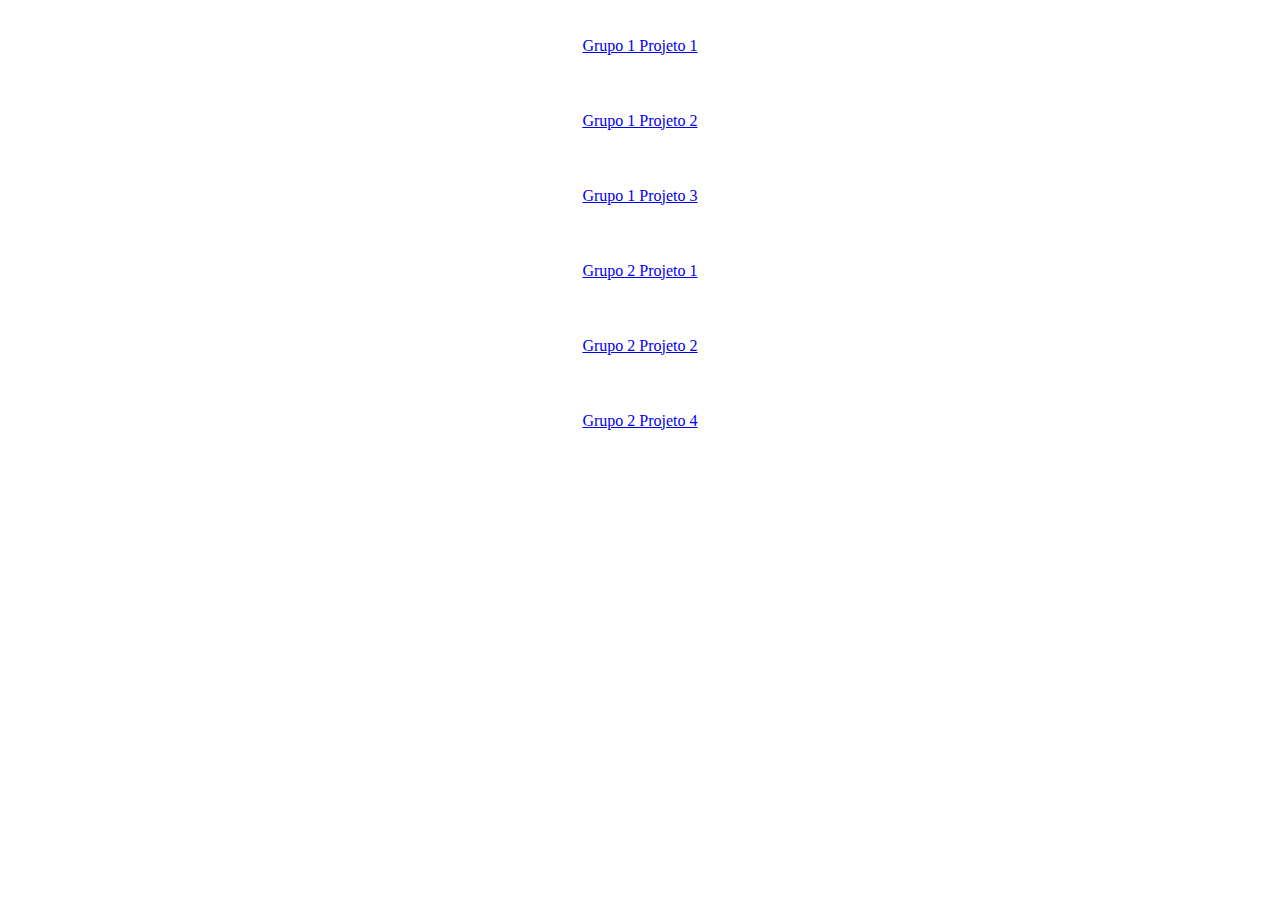
<file: index.html>
<!DOCTYPE html>
<html lang="en">
<head>
    <meta charset="UTF-8">
    <meta http-equiv="X-UA-Compatible" content="IE=edge">
    <meta name="viewport" content="width=device-width, initial-scale=1.0">
    <title>Projetos</title>
</head>
<body>

    <div class="container"
    style="display: flex; flex-direction: column; justify-content: space-around; align-items:center; height: 50vh;">
        <a href="/grupo1-projeto1/">Grupo 1 Projeto 1</a>
        <a href="/grupo1-projeto2/">Grupo 1 Projeto 2</a>
        <a href="/grupo1-projeto3/">Grupo 1 Projeto 3</a>
        <a href="/grupo2-projeto1/">Grupo 2 Projeto 1</a>
        <a href="/grupo2-projeto2/">Grupo 2 Projeto 2</a>
        <a href="/grupo2-projeto4/">Grupo 2 Projeto 4</a>
    </div>
    
</body>
</html>
</file>
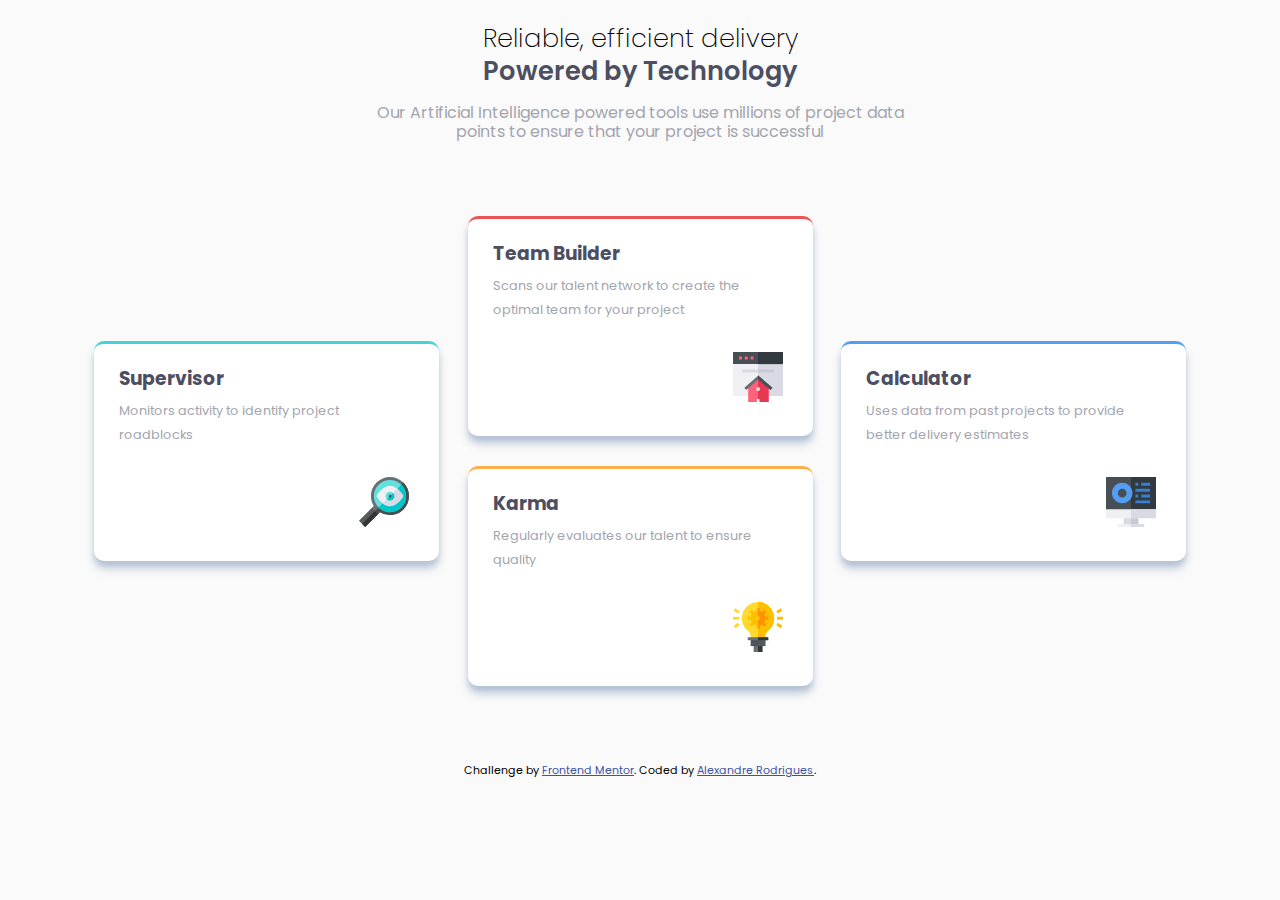
<file: grupo1-projeto1/index.html>
<!DOCTYPE html>
<html lang="en">
  <head>
    <meta charset="UTF-8" />
    <meta name="viewport" content="width=device-width, initial-scale=1.0" />
    <link rel="stylesheet" href="normalize.css" />
    <link rel="stylesheet" href="styles.css" />

    <link
      rel="icon"
      type="image/png"
      sizes="32x32"
      href="./images/favicon-32x32.png"
    />

    <title>Frontend Mentor | Four card feature section</title>
  </head>
  <body>
    <div class="container">
      <div class="title">
        <h2>Reliable, efficient delivery</h2>
        <h1>Powered by Technology</h1>
      </div>

      <div class="description">
        <span>
          Our Artificial Intelligence powered tools use millions of project data
          points to ensure that your project is successful
        </span>
      </div>

      <div class="cards-collection">

        <div class="card" id="greenCard">
          <div class="card-title">
            <h3>Supervisor</h3>
          </div>
          <div class="card-content">
            <span>Monitors activity to identify project roadblocks</span>
          </div>
          <div class="card-icon">
            <img src="images/icon-supervisor.svg" alt="supervisor" />
          </div>
        </div>

        <div class="center-cards">
          <div class="card" id="redCard">
            <div class="card-title">
              <h3>Team Builder</h3>
            </div>
            <div class="card-content">
              <span
                >Scans our talent network to create the optimal team for your
                project</span
              >
            </div>
            <div class="card-icon">
              <img src="images/icon-team-builder.svg" alt="supervisor" />
            </div>
          </div>
  
          <div class="card" id="yellowCard">
            <div class="card-title">
              <h3>Karma</h3>
            </div>
            <div class="card-content">
              <span>Regularly evaluates our talent to ensure quality</span>
            </div>
            <div class="card-icon">
              <img src="images/icon-karma.svg" alt="supervisor" />
            </div>
          </div>
        </div>

        <div class="card" id="blueCard">
          <div class="card-title">
            <h3>Calculator</h3>
          </div>
          <div class="card-content">
            <span
              >Uses data from past projects to provide better delivery
              estimates</span
            >
          </div>
          <div class="card-icon">
            <img src="images/icon-calculator.svg" alt="supervisor" />
          </div>
        </div>
      </div>

      <footer>
        <p class="attribution">
          Challenge by
          <a
            href="https://www.frontendmentor.io/challenges/four-card-feature-section-weK1eFYK"
            target="_blank"
            >Frontend Mentor</a
          >. Coded by
          <a href="https://github.com/alehRodrigues/frontendmentor-praticas"
            >Alexandre Rodrigues</a
          >.
        </p>
      </footer>
    </div>
  </body>
</html>
</file>
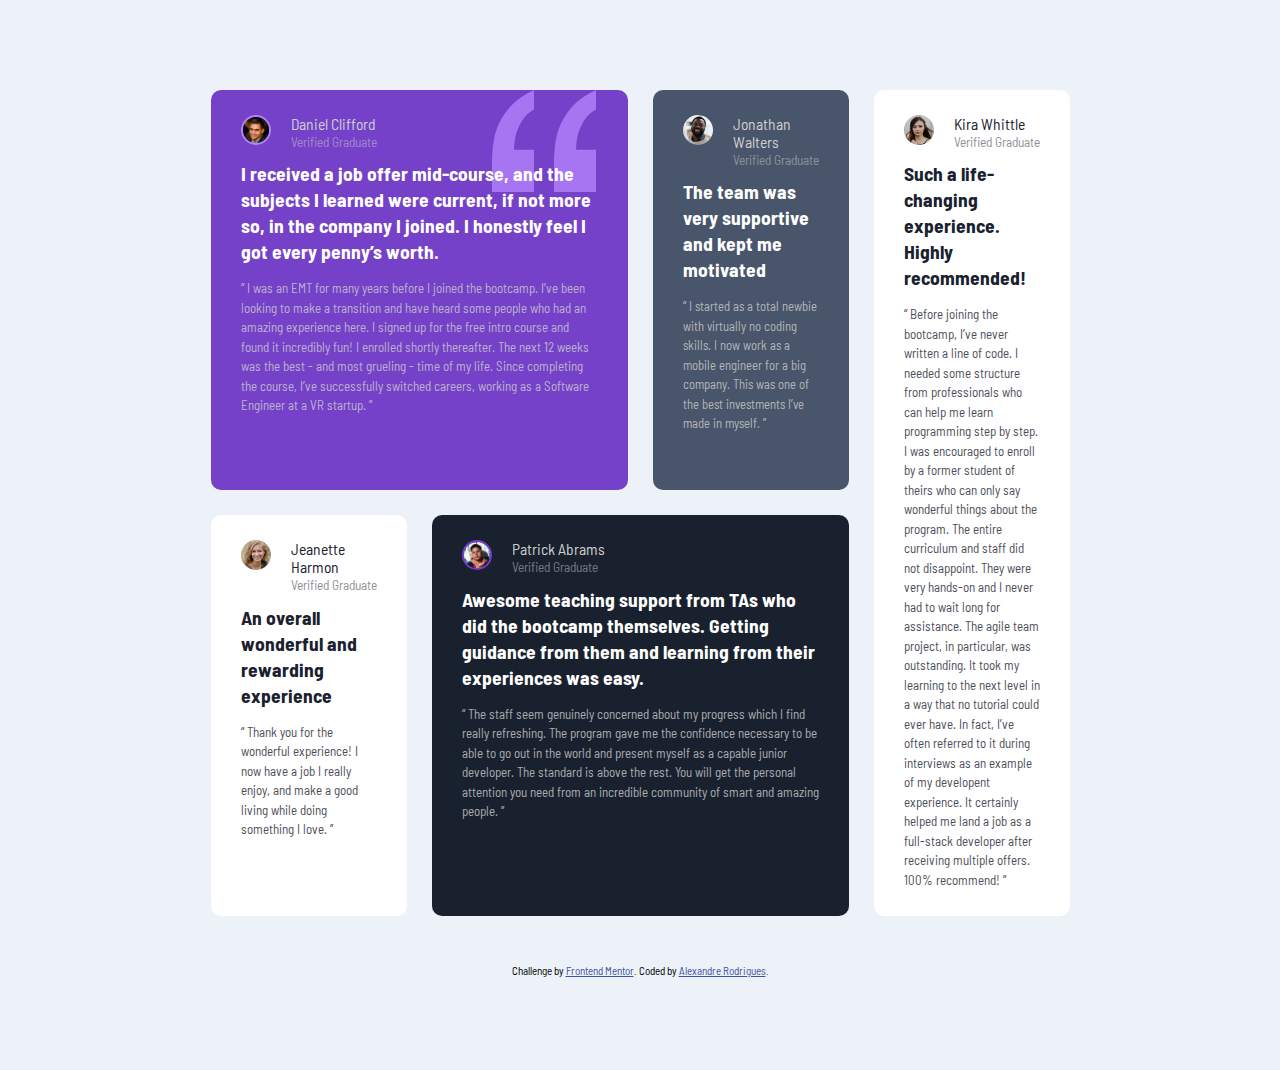
<file: grupo1-projeto2/index.html>
<!DOCTYPE html>
<html lang="en">
  <head>
    <meta charset="UTF-8" />
    <meta name="viewport" content="width=device-width, initial-scale=1.0" />

    <link rel="stylesheet" href="normalize.css" />
    <link rel="stylesheet" href="styles.css" />

    <link
      rel="icon"
      type="image/png"
      sizes="32x32"
      href="./images/favicon-32x32.png"
    />

    <title>Frontend Mentor | [Challenge Name Here]</title>

  </head>
  <body>
    <div class="container">

      <div class="card" id="firstCard">
        <div class="card-author">
          <div class="author-pic">
            <img class="pic" src="images/image-daniel.jpg" alt="daniel-pic" />
          </div>
          <div class="author-name">
            <span class="name">Daniel Clifford</span>
            <span class="verify">Verified Graduate</span>
          </div>
        </div>
        <div class="card-title">
          <h1 class="title">
            I received a job offer mid-course, and the subjects I learned were
            current, if not more so, in the company I joined. I honestly feel I
            got every penny’s worth.
          </h1>
        </div>
        <div class="card-content">
          <p class="content">
            “ I was an EMT for many years before I joined the bootcamp. I’ve
            been looking to make a transition and have heard some people who had
            an amazing experience here. I signed up for the free intro course
            and found it incredibly fun! I enrolled shortly thereafter. The next
            12 weeks was the best - and most grueling - time of my life. Since
            completing the course, I’ve successfully switched careers, working
            as a Software Engineer at a VR startup. ”
          </p>
        </div>
      </div>

      <div class="card" id="secondCard">
        <div class="card-author">
          <div class="author-pic">
            <img class="pic" src="images/image-jonathan.jpg" alt="jonathan-pic" />
          </div>
          <div class="author-name">
            <span class="name">Jonathan Walters</span>
            <span class="verify">Verified Graduate</span>
          </div>
        </div>
        <div class="card-title">
          <h1 class="title">
            The team was very supportive and kept me motivated
          </h1>
        </div>
        <div class="card-content">
          <p class="content">
            “ I started as a total newbie with virtually no coding skills. I now
            work as a mobile engineer for a big company. This was one of the
            best investments I’ve made in myself. ”
          </p>
        </div>
      </div>

      <div class="card" id="thirdCard">
        <div class="card-author">
          <div class="author-pic">
            <img class="pic" src="images/image-jeanette.jpg" alt="jeanette-pic" />
          </div>
          <div class="author-name">
            <span class="name">Jeanette Harmon</span>
            <span class="verify">Verified Graduate</span>
          </div>
        </div>
        <div class="card-title">
          <h1 class="title">An overall wonderful and rewarding experience</h1>
        </div>
        <div class="card-content">
          <p class="content">
            “ Thank you for the wonderful experience! I now have a job I really
            enjoy, and make a good living while doing something I love. ”
          </p>
        </div>
      </div>

      <div class="card" id="fourthCard">
        <div class="card-author">
          <div class="author-pic">
            <img class="pic" src="images/image-patrick.jpg" alt="patrick-pic" />
          </div>
          <div class="author-name">
            <span class="name">Patrick Abrams</span>
            <span class="verify">Verified Graduate</span>
          </div>
        </div>
        <div class="card-title">
          <h1 class="title">
            Awesome teaching support from TAs who did the bootcamp themselves.
            Getting guidance from them and learning from their experiences was
            easy.
          </h1>
        </div>
        <div class="card-content">
          <p class="content">
            “ The staff seem genuinely concerned about my progress which I find
            really refreshing. The program gave me the confidence necessary to
            be able to go out in the world and present myself as a capable
            junior developer. The standard is above the rest. You will get the
            personal attention you need from an incredible community of smart
            and amazing people. ”
          </p>
        </div>

      </div>
      <div class="card" id="fifthCard">
        <div class="card-author">
          <div class="author-pic">
            <img class="pic" src="images/image-kira.jpg" alt="kira-pic" />
          </div>
          <div class="author-name">
            <span class="name">Kira Whittle</span>
            <span class="verify">Verified Graduate</span>
          </div>
        </div>
        <div class="card-title">
          <h1 class="title">
            Such a life-changing experience. Highly recommended!
          </h1>
        </div>
        <div class="card-content">
          <p class="content">
            “ Before joining the bootcamp, I’ve never written a line of code. I
            needed some structure from professionals who can help me learn
            programming step by step. I was encouraged to enroll by a former
            student of theirs who can only say wonderful things about the
            program. The entire curriculum and staff did not disappoint. They
            were very hands-on and I never had to wait long for assistance. The
            agile team project, in particular, was outstanding. It took my
            learning to the next level in a way that no tutorial could ever
            have. In fact, I’ve often referred to it during interviews as an
            example of my developent experience. It certainly helped me land a
            job as a full-stack developer after receiving multiple offers. 100%
            recommend! ”
          </p>
        </div>
      </div>
      
      <div class="attribution">
        Challenge by
        <a href="https://www.frontendmentor.io?ref=challenge/testimonials-grid-section-Nnw6J7Un7" target="_blank"
          >Frontend Mentor</a
        >. Coded by <a href="https://github.com/alehRodrigues/frontendmentor-praticas">Alexandre Rodrigues</a>.
      </div>

    </div>

  </body>
</html>
</file>
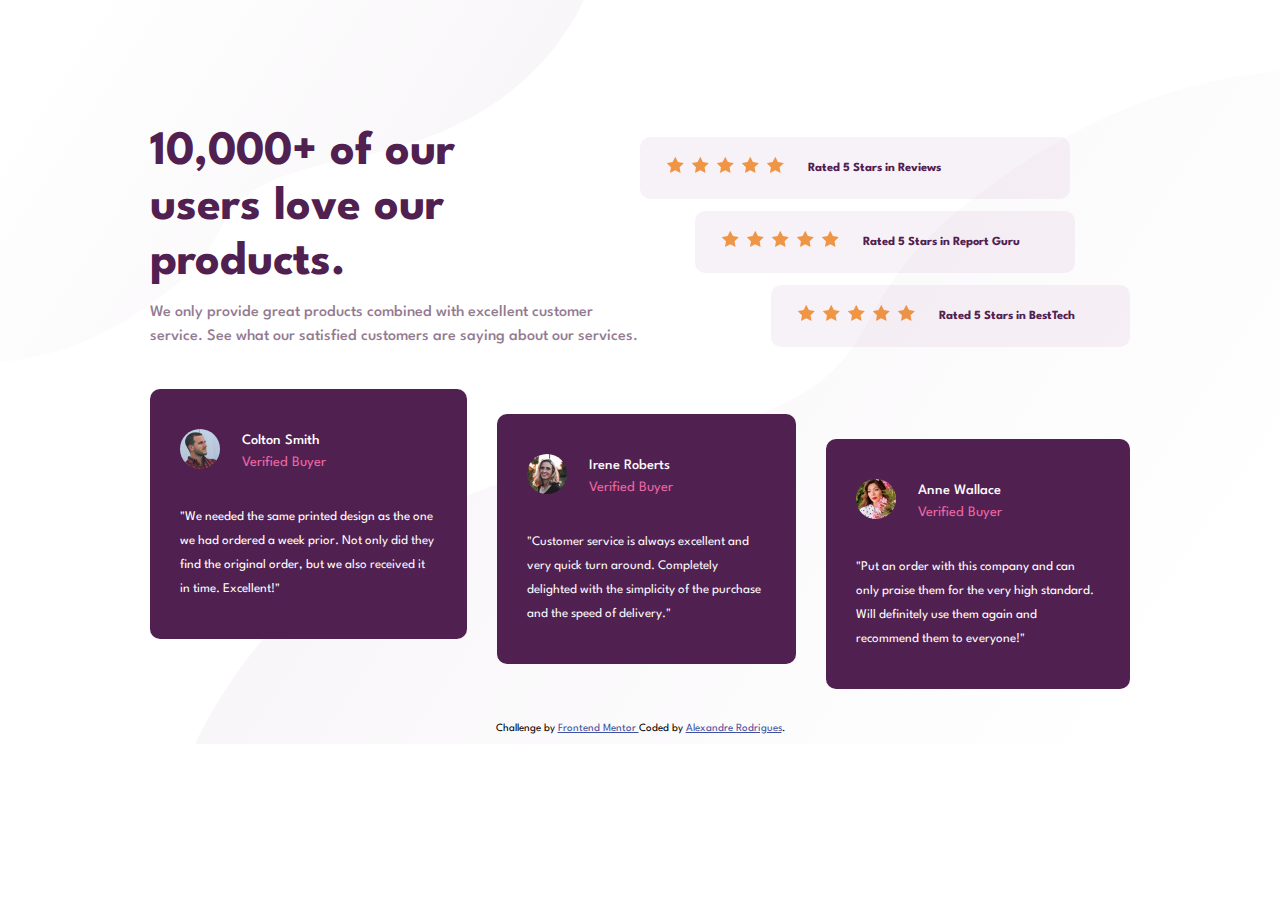
<file: grupo2-projeto1/index.html>
<!DOCTYPE html>
<html lang="en">
  <head>
    <meta charset="UTF-8" />
    <meta name="viewport" content="width=device-width, initial-scale=1.0" />

    <link
      rel="icon"
      type="image/png"
      sizes="32x32"
      href="./images/favicon-32x32.png"
    />

    <link rel="stylesheet" href="normalize.css">            
    <link rel="stylesheet" href="styles.css">            

    <title>Frontend Mentor | Social proof section</title>

   
  </head>

  <body>

    <div class="pattern-top"><img src="images/bg-pattern-top-mobile.svg"></div>
    <div class="pattern-top-desktop"><img src="images/bg-pattern-top-desktop.svg"></div>

    <div class="desktop-page-reviews">
      <div class="desktop-page">
        <h1 class="page-header">10,000+ of our users love our products.</h1>
    
        <p class="page-description">
          We only provide great products combined with excellent customer service.
          See what our satisfied customers are saying about our services.
        </p>
      </div>
  
      <div class="reviews-desktop">
        <div class="review-container">
          <div class="stars">
            <img src="images/icon-star.svg" alt="star">
            <img src="images/icon-star.svg" alt="star">
            <img src="images/icon-star.svg" alt="star">
            <img src="images/icon-star.svg" alt="star">
            <img src="images/icon-star.svg" alt="star">
          </div>
          <div class="reviewer">
            <span class="reviewer-text">Rated 5 Stars in Reviews</span>
          </div>
        </div>
    
        <div class="review-container" id="second-review">
          <div class="stars">
            <img src="images/icon-star.svg" alt="star">
            <img src="images/icon-star.svg" alt="star">
            <img src="images/icon-star.svg" alt="star">
            <img src="images/icon-star.svg" alt="star">
            <img src="images/icon-star.svg" alt="star">
          </div>
          <div class="reviewer">
            <span class="reviewer-text">Rated 5 Stars in Report Guru</span>
          </div>
        </div>
    
        <div class="review-container" id="third-review">
          <div class="stars">
            <img src="images/icon-star.svg" alt="star">
            <img src="images/icon-star.svg" alt="star">
            <img src="images/icon-star.svg" alt="star">
            <img src="images/icon-star.svg" alt="star">
            <img src="images/icon-star.svg" alt="star">
          </div>
          <div class="reviewer">
            <span class="reviewer-text">Rated 5 Stars in BestTech</span>
          </div>
        </div>
      </div>
    </div>
    
    <div class="desktop-testimonials">
      <div class="testimonial-card">
        <div class="author">
          <div class="author-pic"><img src="images/image-colton.jpg" alt="colton"></div>
          <div class="author-info">
            <div class="author-name"> Colton Smith </div>
            <div class="author-verify">Verified Buyer</div>
          </div>
        </div>
        <div class="testimonial-text">
          <span>"We needed the same printed design as the one we had ordered a week prior.
            Not only did they find the original order, but we also received it in time.
            Excellent!"</span>
        </div>
      </div>
      <div class="testimonial-card" id="mid-card">
        <div class="author">
          <div class="author-pic"><img src="images/image-irene.jpg" alt="irene"></div>
          <div class="author-info">
            <div class="author-name"> Irene Roberts </div>
            <div class="author-verify">Verified Buyer</div>
          </div>
        </div>
        <div class="testimonial-text">
          <span>"Customer service is always excellent and very quick turn around. Completely
            delighted with the simplicity of the purchase and the speed of delivery."</span>
        </div>
      </div>
      <div class="testimonial-card" id="last-card">
        <div class="author">
          <div class="author-pic"><img src="images/image-anne.jpg" alt="anne"></div>
          <div class="author-info">
            <div class="author-name"> Anne Wallace </div>
            <div class="author-verify">Verified Buyer</div>
          </div>
        </div>
        <div class="testimonial-text">
          <span>"Put an order with this company and can only praise them for the very high
            standard. Will definitely use them again and recommend them to everyone!"</span>
        </div>
      </div>
    </div>

    <div class="attribution">

      Challenge by
      <a href="https://www.frontendmentor.io/challenges/social-proof-section-6e0qTv_bA/hub/social-proof-section-d_MZOvCxb" target="_blank"
        >Frontend Mentor
      </a>
       Coded by 
       <a href="https://github.com/alehRodrigues" target="_blank">Alexandre Rodrigues</a>.
    </div>

    <div class="pattern-bottom"><img src="images/bg-pattern-bottom-mobile.svg" ></div>
    <div class="pattern-bottom-desktop"><img src="images/bg-pattern-bottom-desktop.svg" ></div>

  </body>
</html>
</file>
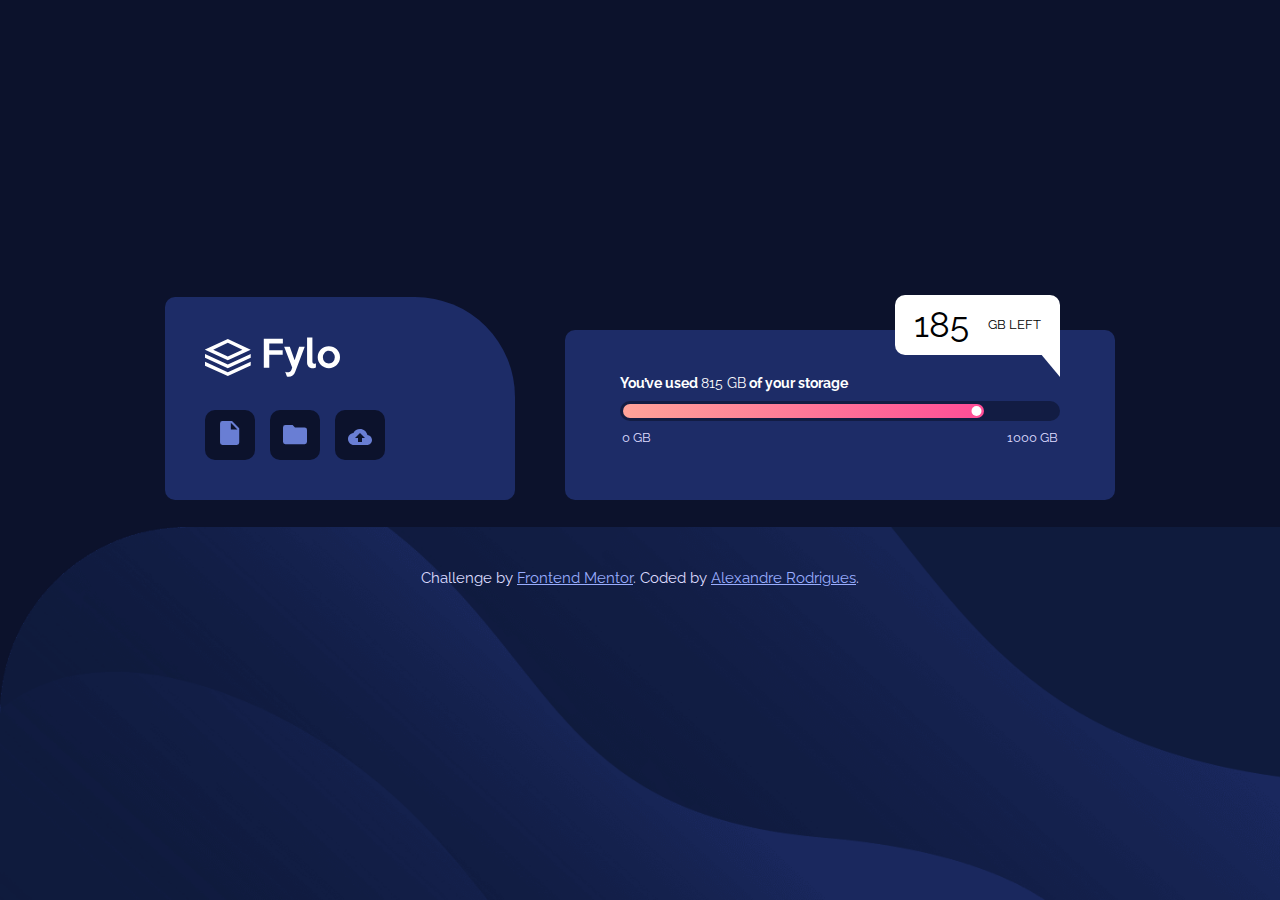
<file: grupo2-projeto2/index.html>
<!DOCTYPE html>
<html lang="en">
  <head>
    <meta charset="UTF-8" />
    <meta name="viewport" content="width=device-width, initial-scale=1.0" />

    <link rel="stylesheet" href="normalize.css" />
    <link rel="stylesheet" href="styles.css" />

    <link
      rel="icon"
      type="image/png"
      sizes="32x32"
      href="./images/favicon-32x32.png"
    />

    <title>Frontend Mentor | Fylo data storage component</title>
  </head>

  <body>

    <div class="container">
      
      <nav class="nav">
        <div class="logo">
          <img src="images/logo.svg" alt="logo-pic" class="logo-pic" />
        </div>
        <div class="nav-menu">
          <div class="menu">
            <img
              src="images/icon-document.svg"
              alt="document-icon"
              class="menu-item"
            />
          </div>
          <div class="menu">
            <img
              src="images/icon-folder.svg"
              alt="folder-icon"
              class="menu-item"
            />
          </div>
          <div class="menu">
            <img
              src="images/icon-upload.svg"
              alt="folder-icon"
              class="menu-item"
            />
          </div>
        </div>
      </nav>

      <div class="storage-card">
        <div class="storage-using-text">
          <p class="using-text">You’ve used <span>815 GB</span> of your storage</p>
        </div>
        <div class="balloon">
          <p>185</p>
          <span>GB Left</span>
        </div>
        <div class="storage-bar">
          <div class="bar">
            <div class="gradient-bar">
              <div class="white-ball"></div>
            </div>
          </div>
          <div class="bar-metric">
            <span class="min-metric">0 GB</span>
            <span class="max-metric">1000 GB</span>
          </div>
        </div>
      </div>

    </div>
    
    <div class="attribution">
      Challenge by
      <a
        href="https://www.frontendmentor.io?ref=challenge/fylo-data-storage-component-1dZPRbV5n"
        target="_blank"
        >Frontend Mentor</a
      >. Coded by
      <a href="https://github.com/alehRodrigues/frontendmentor-praticas"
        >Alexandre Rodrigues</a
      >.
    </div>
    
  </body>

</html>
</file>
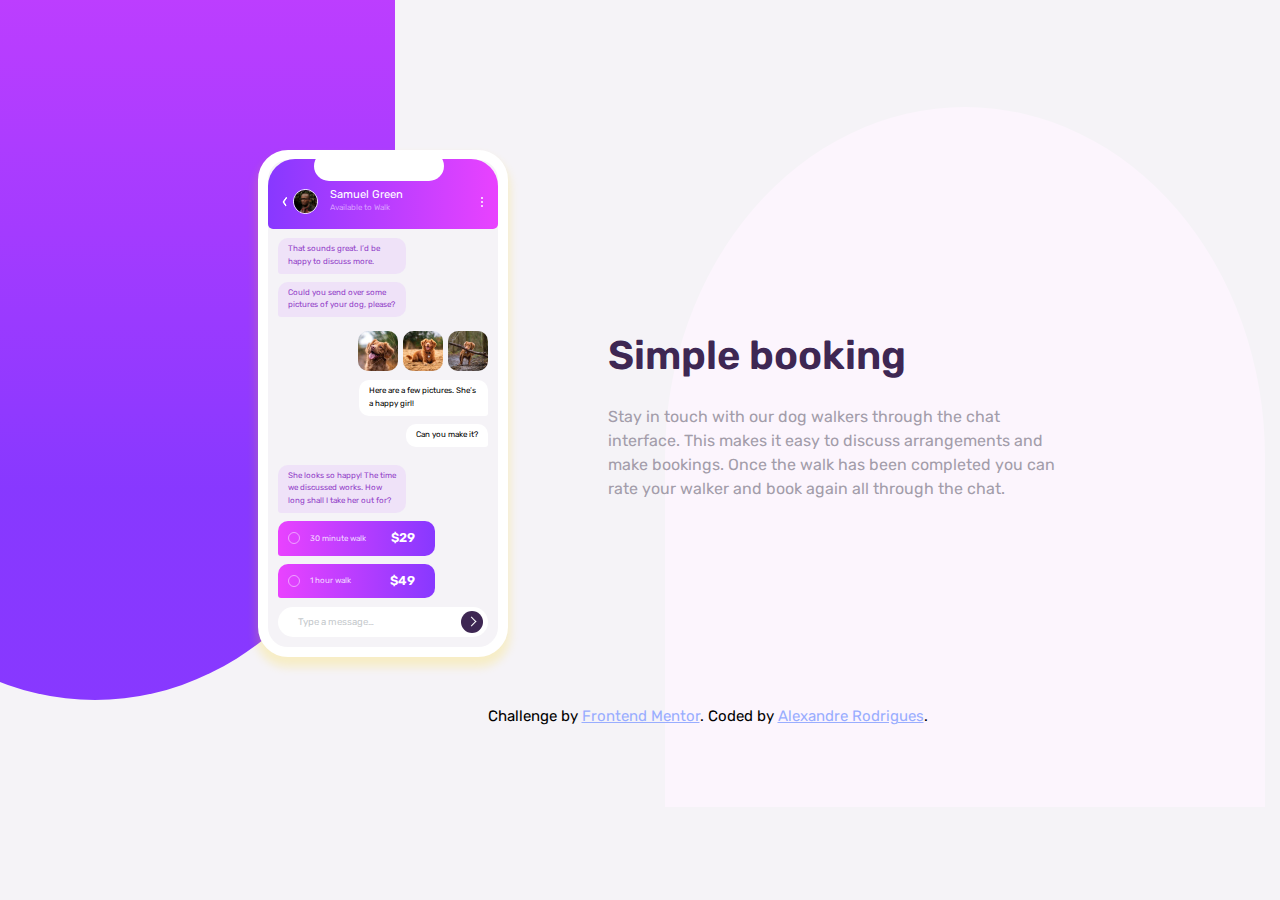
<file: grupo2-projeto4/index.html>
<!DOCTYPE html>
<html lang="en">
  <head>
    <meta charset="UTF-8" />
    <meta name="viewport" content="width=device-width, initial-scale=1.0" />

    <link
      rel="icon"
      type="image/png"
      sizes="32x32"
      href="./images/favicon-32x32.png"
    />

    <link rel="stylesheet" href="normalize.css" />
    <link rel="stylesheet" href="styles.css" />

    <title>Frontend Mentor | [Challenge Name Here]</title>
  </head>

  <body>
    <div class="background-top bg-panel"></div>
    <div class="container">
      <div class="phone">
        <div class="header-app">
          <div class="cam"></div>
          <div class="person">
            <div class="left-icon"></div>
            <div class="person">
              <img class="person-pic" src="images/avatar.jpg" alt="avatar" />
              <div class="person-info">
                <div class="person-name">
                  <span>Samuel Green</span>
                </div>
                <div class="person-avaliable">
                  <span>Available to Walk</span>
                </div>
              </div>
            </div>
            <div class="menu-icon">
              <div class="icon-point"></div>
              <div class="icon-point"></div>
              <div class="icon-point"></div>
            </div>
          </div>
        </div>
        <div class="body-app">
          <div class="messages">
            <div class="message-block">
              <div class="message-send">
                <span>That sounds great. I’d be happy to discuss more.</span>
              </div>
              <div class="message-send">
                <span
                  >Could you send over some pictures of your dog, please?</span
                >
              </div>
            </div>
            <div class="message-block">
              <div class="dog-pics">
                <img
                  src="images/dog-image-1.jpg"
                  alt="dog1-pic-1"
                  class="dog-pic"
                />
                <img
                  src="images/dog-image-2.jpg"
                  alt="dog-pic-2"
                  class="dog-pic"
                />
                <img
                  src="images/dog-image-3.jpg"
                  alt="dog-pic-3"
                  class="dog-pic"
                />
              </div>
              <div class="message-receive">
                <span>Here are a few pictures. She’s a happy girl!</span>
              </div>
              <div class="message-receive">
                <span>Can you make it?</span>
              </div>
            </div>
            <div class="message-block">
              <div class="message-send">
                <span
                  >She looks so happy! The time we discussed works. How long
                  shall I take her out for?</span
                >
              </div>
              <div class="message-price">
                <div class="price-info">
                  <div class="price-icon"></div>
                  <span class="price-text">30 minute walk</span>
                </div>
                <span class="value">$29</span>
              </div>
              <div class="message-price">
                <div class="price-info">
                  <div class="price-icon"></div>
                  <span class="price-text">1 hour walk</span>
                </div>
                <span class="value">$49</span>
              </div>
            </div>
          </div>
          <div class="type-space">
            <span class="type-message">Type a message…</span>
            <div class="send-icon">
              <div class="arrow"></div>
            </div>
          </div>
        </div>
      </div>

      <div class="app-info">
        <h1 class="app-title">Simple booking</h1>
        <div class="app-text">
          <span
            >Stay in touch with our dog walkers through the chat interface. This
            makes it easy to discuss arrangements and make bookings. Once the walk
            has been completed you can rate your walker and book again all through
            the chat.</span>
        </div>
      </div>

      <div class="attribution">
        Challenge by
        <a href="https://www.frontendmentor.io?ref=challenge/chat-app-css-illustration-O5auMkFqY" target="_blank"
          >Frontend Mentor</a
        >. Coded by <a href="https://github.com/alehRodrigues/frontendmentor-praticas">Alexandre Rodrigues</a>.
      </div>
      <div class="background-bottom bg-panel"></div>
    </div>
  </body>
</html>
</file>
<file: grupo1-projeto1/styles.css>
@import url("https://fonts.googleapis.com/css2?family=Poppins:wght@200;400;600&display=swap");

:root {
  --red: hsl(0, 78%, 62%);
  --cyan: hsl(180, 62%, 55%);
  --orange: hsl(34, 97%, 64%);
  --blue: hsl(212, 86%, 64%);

  --very-dark-blue: hsl(234, 12%, 34%);
  --grayish-blue: hsl(229, 6%, 66%);
  --very-light-gray: hsl(0, 0%, 98%);

  font-family: "Poppins", sans-serif;
}

* {
  padding: 0;
  margin: 0;
  box-sizing: border-box;
}

body{
  background-color:var(--very-light-gray);
}

.container{
  max-width:374px;
  margin: 90px 30px 50px 30px;
}

.title{
  margin: 30px auto 25px;
  text-align:center;
}

.title h1{
  font-size:1.6rem;
  font-weight: 600;
  color: var(--very-dark-blue);
  line-height: 1rem;
}

.title h2{
  font-size:1.6rem;
  font-weight:200;
  line-height: 1rem;
}

.description{
  text-align:center;
}

.description span{
  color: var(--grayish-blue);
}

.cards-collection{
  margin: 60px auto;
  display: flex;
  flex-wrap: wrap;
}

.card{
  background-color: white;
  box-shadow: 0 8px 10px rgba(38, 80, 143, 0.233),0 5px 5px rgba(48, 82, 134, 0.137);
  padding: 15px 25px 15px 25px;
  margin: 15px auto;
  border-radius: 10px;
  height:220px;
  max-width: 345px;
  position: relative;
}

#greenCard{
  border-top: 3px solid;
  border-color: var(--cyan);
  align-self: center;
}

#redCard{
  border-top: 3px solid;
  border-color: var(--red);
}

#yellowCard{
  margin-top:30px;
  border-top: 3px solid;
  border-color: var(--orange);
}

#blueCard{
  border-top: 3px solid;
  border-color: var(--blue);
  align-self: center;
}

.card-title{
  line-height:2.5rem;
  color: var(--very-dark-blue);
}

.card-content{
  font-size:0.8rem;
  font-weight:400;
  line-height: 1.5rem;
  color: var(--grayish-blue);
}

.card-icon{
  position: absolute;
  bottom: 30px;
  right: 30px;
  
}

.card-icon img{
  width:50px;
}

.attribution {
  margin: 0 auto;
  font-size: 11px;
  text-align: center;
  margin: 0 60px;
  line-height:1.2rem;
}
.attribution a {
  color: hsl(228, 45%, 44%);
}

@media (min-width: 900px) {
  .container{
    margin: 0 auto;
    max-width: 1150px;
  }

  .description {
    margin: 0 auto;
    max-width:550px;
  }
}
</file>
<file: grupo1-projeto2/styles.css>
@import url('https://fonts.googleapis.com/css2?family=Barlow+Semi+Condensed:wght@500;600&display=swap');

:root {
  
  --moderate-violet: hsl(263, 55%, 52%);
  --very-dark-grayish-blue: hsl(217, 19%, 35%);
  --very-dark-blackish-blue: hsl(219, 29%, 14%);

  --light-gray: hsl(0, 0%, 81%);
  --light-grayish-blue: hsl(210, 46%, 95%);

  /* Note for text colors:

  1. "Verified Graduate" has the same color as the person's name with 50% opacity
  2. Review paragraphs inside the quotations have the same color as well, but are at 70% opacity */

  font-family: 'Barlow Semi Condensed', sans-serif;
  font-size: 13px;

}

* {
  padding: 0;
  margin: 0;
  box-sizing: border-box;
}

body{
  background-color:var(--light-grayish-blue);
}

.container{
  max-width:374px;
  margin: 90px auto;
  display: grid;
  gap: 25px;
  justify-content:center;
}

.card{
  border-radius: 10px;
  padding: 25px 30px;
}

.card-author{
  display: flex;
}

.author-pic{
  margin-right: 20px;
}

.author-pic img {
  border-radius:50%;
  width: 30px;
}

.author-name{
  display: flex;
  flex-direction:column;
}

.name{
  font-size:1.2rem;
  color: var(--light-gray);
  margin-bottom:2px;
}

.verify{
  color: var(--light-gray);
  opacity: 0.5;
  font-size:1.03rem;
}

.title{
  font-size:1.5rem;
  color: white;
  line-height: 2rem;
  margin-bottom: 15px;
  margin-top: 10px;
}

.content{
  color: var(--light-gray);
  opacity: 0.8;
  line-height:1.5rem;
}

#firstCard{
  background-color:var(--moderate-violet);
  background-image: url(images/bg-pattern-quotation.svg);
  background-repeat: no-repeat;
  background-position: 90% 0%;
}

#firstCard .pic{
  border: 2px solid hsl(263, 95%, 75%);
  
}

#firstCard .content{
  padding-right: 9px;
}

#secondCard{
  background-color: var(--very-dark-grayish-blue);
}

#secondCard .content{
  font-size:0.98rem;
}

#thirdCard{
  background-color: white;
}

#thirdCard .title, #thirdCard .name, #thirdCard .verify, #thirdCard .content{
  color: var(--very-dark-blackish-blue);
}

#fourthCard{
  background-color: var(--very-dark-blackish-blue);
}

#fourthCard .pic{
  border: 2px solid hsl(263, 64%, 53%);
  
}

#fifthCard{
  background-color: white;
}

#fifthCard .title, #fifthCard .name, #fifthCard .verify, #fifthCard .content{
  color: var(--very-dark-blackish-blue);
}

.attribution {
  font-size: 11px;
  text-align: center;
  margin: 0 80px;
  line-height:1.5rem;

}
.attribution a {
  color: hsl(228, 45%, 44%);
}

@media (min-width: 900px) {
  .container{
    max-width:1440px;
    margin: 90px 150px;
    display:grid;
    justify-content: center;
    grid-template-columns: 20% 20% 20% 20%;
	  grid-template-rows: 45% 45% 10%;
    grid-template-areas: 
    "first first second fifth"
    "third fourth fourth fifth"
    ". attribution attribution ."
    ;
  }

  #firstCard{
    grid-area: first;
  }

  #secondCard{
    grid-area:second;
  }

  #thirdCard{
    grid-area: third;
  }

  #fourthCard{
    grid-area: fourth;
  }

  #fifthCard{
    grid-area: fifth;
  }

  .attribution{
    grid-area: attribution;
    margin-top: 20px;;
  }
  
}
</file>
<file: grupo2-projeto1/styles.css>
@import url("https://fonts.googleapis.com/css2?family=Spartan:wght@400;500;700&display=swap");

:root {
  --very-dark-magenta: hsl(300, 43%, 22%);
  --soft-pink: hsl(333, 80%, 67%);
  --dark--grayish--magenta: hsl(303, 10%, 53%);
  --light-grayish-magenta: hsl(300, 24%, 96%);

  font-family: "Spartan", sans-serif;
}

* {
  padding: 0;
  margin: 0;
  box-sizing: border-box;
}

body {
  max-width: 374px;
  margin: 0 auto;
}

.pattern-top {
  position: absolute;
  top: 0;
  left: 0;
}

.pattern-top-desktop {
  display: none;
}

.page-header {
  text-align: center;
  font-size: 2rem;
  color: var(--very-dark-magenta);
  margin: 80px 30px 0 30px;
}

.page-description {
  text-align: center;
  font-size: 0.9rem;
  font-weight: 500;
  color: var(--dark--grayish--magenta);
  line-height: 1.5rem;
  margin: 20px 22px 0 22px;
}

.review-container {
  margin: 30px 22px 0 22px;
  padding: 15px;
  background-color: var(--light-grayish-magenta);
  border-radius: 10px;
  text-align: center;
}

.stars {
  text-align: center;
}

.stars img {
  margin: 0 2px;
}

.reviewer {
  margin-top: 10px;
}

.reviewer-text {
  color: var(--very-dark-magenta);
  font-size: 0.8rem;
  font-weight: bold;
}

.testimonial-card {
  margin: 30px 22px;
  background-color: var(--very-dark-magenta);
  padding: 40px 30px;
  border-radius: 10px;
}

.author {
  display: flex;
  margin-bottom: 30px;
}

.author-pic {
  max-width: 50px;
}

.author-pic img {
  border-radius: 50px;
  width: 40px;
}

.author-info {
  margin-left: 22px;
}

.author-name {
  font-size: 0.9rem;
  font-weight: 500;
  color: white;
  line-height: 1.5rem;
}

.author-verify {
  font-size: 0.9rem;
  color: var(--soft-pink);
  font-weight: 400;
  line-height: 1.2rem;
}

.testimonial-text {
  font-size: 0.82rem;
  color: white;
  line-height: 1.5rem;
  font-weight: 400;
}

.attribution {
  font-size: 11px;
  text-align: center;
  margin: 30px 80px;
  line-height: 1.2rem;
}

.attribution a {
  color: hsl(228, 45%, 44%);
}

.pattern-bottom {
  position: absolute;
  bottom: 0;
  left: 0;
}

.pattern-bottom-desktop {
  display: none;
}

@media (min-width: 900px) {
  .pattern-top-desktop {
    display: block;
    position: absolute;
    top: 0;
    left: 0;
  }

  .pattern-top {
    display: none;
  }

  body {
    max-width: 100%;
    margin: 125px 150px 0 150px;
  }

  .desktop-page-reviews {
    display: flex;
    justify-content: space-between;
  }

  .page-header {
    font-size: 3rem;
    color: var(--very-dark-magenta);
    margin: 0;
    text-align: left;
    max-width: 400px;
  }

  .page-description {
    text-align: left;
    font-size: 1rem;
    font-weight: 500;
    color: var(--dark--grayish--magenta);
    line-height: 1.5rem;
    margin: 10px 0;
    max-width: 500px;
  }

  .reviews-desktop {
    display: flex;
    flex-direction: column;
    justify-content: space-evenly;
    width: 500px;
  }

  .review-container {
    margin: 0;
    padding: 20px 25px;
    background-color: var(--light-grayish-magenta);
    border-radius: 10px;
    display: flex;
    justify-content: flex-start;
    align-items: center;
    max-width:430px;
  }

  #second-review{
      align-self: center;
  }

  #third-review{
      align-self: flex-end;
  }
  
  .reviewer {
    margin-top: 0;
    margin-left: 22px;
    margin-right: 30px
  }

  .reviewer-text {
    color: var(--very-dark-magenta);
    font-size: 0.78rem;
    font-weight: bold;
  }

  .desktop-testimonials{
    display: inline-flex;
    height: 300px;
    justify-content:space-between;
    margin-top:30px;
    gap: 30px;
  }

  .testimonial-card{
      height: 250px;
      margin:0;
  }

  #mid-card{
      align-self:center;
  }

  #last-card{
      align-self: flex-end;
  }


  .pattern-bottom-desktop {
      display: block;
      position: absolute;
      bottom: 150px;
      right: 0;
  }

  .pattern-bottom {
    display: none;
  }
}
</file>
<file: grupo2-projeto2/styles.css>
@import url("https://fonts.googleapis.com/css2?family=Raleway:wght@400;700;900&display=swap");

:root {
  --pale-blue: hsl(243, 100%, 93%);
  --grayish-blue: hsl(229, 7%, 55%);
  --dark-blue: hsl(228, 56%, 26%);
  --very-dark-blue: hsl(229, 57%, 11%);

  --gradient: hsl(6, 100%, 80%) to hsl(335, 100%, 65%);

  font-family: "Raleway", sans-serif;
  font-size: 14px;
}

* {
  padding: 0;
  margin: 0;
  box-sizing: border-box;
}

body {
  height: 100vh;
  background-image: url("images/bg-mobile.png");
  background-repeat: no-repeat;
  background-size: cover;
  background-position: center center;
}

.container {
  /* margin: 100px auto 50px; */
  padding: 100px 0;
  display: flex;
  flex-wrap: wrap;
  justify-content: center;
  align-items: center;
}

.nav {
  background-color: var(--dark-blue);
  width: 100%;
  max-width: 600px;
  margin: 0 25px;
  padding: 40px;
  border-radius: 10px 100px 10px 10px;
}

.logo {
  margin-bottom: 30px;
}

.nav-menu {
  display: flex;
}

.menu {
  margin-right: 15px;
  background-color: var(--very-dark-blue);
  width: 50px;
  height: 50px;
  padding: 10px;
  border-radius: 10px;
  text-align: center;
  line-height: 40px;
  cursor: pointer;
}

.storage-card {
  display: flex;
  flex-direction: column;
  background-color: var(--dark-blue);
  margin: 15px 25px;
  width: 100%;
  max-width: 600px;
  border-radius: 10px;
  padding: 25px 35px;
  position: relative;
  justify-content: center;
}

.storage-using-text {
  text-align: center;
}

.using-text {
  font-size: 1rem;
  font-weight: 700;
  color: white;
  margin-bottom: 15px;
}

.using-text span {
  font-weight: 400;
}

.storage-bar {
  width: 100%;
}

.bar {
  height: 20px;
  background-color: hsla(229, 57%, 11%, 0.6);
  border-radius: 30px;
  margin-bottom: 10px;
  position: relative;
}

.gradient-bar {
  position: absolute;
  top: 0;
  left: 0;
  width: 82%;
  background: linear-gradient(90deg, hsl(6, 100%, 80%), hsl(335, 100%, 65%));
  border-radius: 30px;
  margin: 3px;
  height: 14px;
  opacity: 1;
}

.white-ball {
  width: 10px;
  height: 10px;
  border-radius: 50%;
  background-color: white;
  position: absolute;
  right: 0;
  top: 0;
  transform: translate(-25%, 20%);
}

.bar-metric {
  display: flex;
  color: var(--pale-blue);
  justify-content: space-between;
  margin-bottom: 30px;
  font-size: 0.9rem;
}

.balloon {
  text-align: center;
  background-color: white;
  position: absolute;
  bottom: 0;
  left: 50%;
  transform: translate(-50%, 50%);
  padding: 15px;
  width: 50%;
  border-radius: 10px;
  display: flex;
  align-items: center;
  justify-content: space-around;
}

.balloon p {
  font-size: 2.5rem;
  font-weight: normal;
  margin-right: 10px;
}

.balloon span {
  font-size: 0.9rem;
  text-transform: uppercase;
  color: black;
}

.attribution {
  font-size: 15px;
  text-align: center;
  margin: 0 100px;
  line-height: 1.2rem;
  color: var(--pale-blue);
}

.attribution a {
  color: hsl(228, 100%, 80%);
}

@media (min-width: 900px) {
  body {
    background-image: url("images/bg-desktop.png");
    background-repeat: repeat-x;
    background-position: bottom center;
    background-size: contain;
    background-color: var(--very-dark-blue);
  }

  .container {
    /* margin: 100px auto 50px; */
    padding: 33vh 0 70px 0;
    display: flex;
    flex-wrap: wrap;
    justify-content: center;
    align-items: flex-end;
  }

  .nav {
    max-width: 350px;
  }

  .storage-card {
    margin: 0 25px;
    max-width: 550px;
  }

  .storage-using-text {
    text-align: left;
    margin: 20px 0 0 20px;
  }

  .using-text {
    font-size: 1rem;
    font-weight: 700;
    color: white;
    margin-bottom: 0;
  }

  .bar {
    margin: 10px 20px 0 20px;
  }

  .bar-metric {
    display: flex;
    color: var(--pale-blue);
    justify-content: space-between;
    margin: 10px 22px 30px 22px;
    font-size: 0.9rem;
  }

  .balloon {
    /* text-align: center; */
    background-color: white;
    position: absolute;
    top: -35px;
    right: 0;
    bottom: 145px;
    left: 330px;
    transform: translate(0%, 0%);
    padding: 10px 15px;
    width: 30%;
    border-radius: 10px;
    display: flex;
    align-items: center;
    justify-content: space-around;
  }

  .balloon:before {
    content: "";
    width: 0;
    height: 0;
    position: absolute;
    border-left: 24px solid transparent;
    border-right: 12px solid white;
    border-top: 12px solid transparent;
    border-bottom: 20px solid white;
    transform: rotate(270deg);
    bottom: -20px;
    right: -2px;
  }

  .balloon p {
    font-size: 2.5rem;
    font-weight: normal;
    margin-right: 10px;
  }

  .balloon span {
    font-size: 0.9rem;
    text-transform: uppercase;
    color: black;
  }
}
</file>
<file: grupo2-projeto4/styles.css>
@import url("https://fonts.googleapis.com/css2?family=Rubik:wght@400;500;700&display=swap");

:root {
  /* #### Text */

  --Pale-Violet/*(sub-heading at the top of the app UI)*/: hsl(276, 100%, 81%);
  --Pale-Violet-Opacity/*(sub-heading at the top of the app UI)*/: hsla(
    276,
    100%,
    81%,
    20%
  );
  --Moderate-Violet/*(chat on the left)*/: hsl(276, 55%, 52%);
  --Desaturated-Dark-Violet/*(chat on the right)*/: hsl(271, 15%, 43%);
  --Grayish-Blue/*(placeholder text)*/: hsl(206, 6%, 79%);
  --Very-Dark-Desaturated-Violet/*(main heading)*/: hsl(271, 36%, 24%);
  --Dark-Grayish-Violet/*(paragraph)*/: hsl(270, 7%, 64%);

  /* #### Gradients */

  /* These two colors are the vibrant background colors you see throughout the design and are applied as a linear gradient: */

  --Light-Magenta: hsl(293, 100%, 63%);
  --Light-Violet: hsl(264, 100%, 61%);

  /* ### Secondary */

  --Light-Grayish-Violet/*(app background)*/: hsl(270, 20%, 96%);
  --Very-Dark-Desaturated-Violet/*(submit button background)*/: hsl(
    271,
    36%,
    24%
  );
  --Very-Light-Magenta/*(radio button outline)*/: hsl(289, 100%, 72%);

  font-family: "Rubik", sans-serif;
  font-size: 16px;
}

* {
  padding: 0;
  margin: 0;
  box-sizing: border-box;
}

body {
  background-color: var(--Light-Grayish-Violet);
}

.container {
  position: relative;
  margin: 60px 15px 0;
  padding-bottom: 30px;
  display: flex;
  flex-wrap: wrap;
  justify-content: center;
}

.bg-panel {
  width: 375px;
  height: 510px;
  position: absolute;
  z-index: -2;
}

.background-top {
  background-image: linear-gradient(
    var(--Light-Magenta) -60%,
    var(--Light-Violet) 70%
  );
  border-radius: 0 0 80% 50%;
  top: 0;
  left: -187.5px;
}

.phone {
  width: 250px;
  height: 100%;
  border-radius: 30px;
  border: 10px solid white;
  background-color: var(--Light-Grayish-Violet);
  position: relative;
  box-shadow: 0 0.5rem 0.6rem 0.1rem rgba(255, 217, 0, 0.2);
}

.header-app {
  background-image: linear-gradient(
    to right,
    var(--Light-Violet),
    var(--Light-Magenta)
  );
  height: 70px;
  border-radius: 27px 27px 5px 5px;
  margin-top: -1px;
  position: relative;
}

.cam {
  width: 130px;
  height: 30px;
  background-color: white;
  margin: 0 auto;
  border-radius: 30px;
  position: absolute;
  top: -8px;
  left: 20%;
}

.person {
  display: flex;
  align-items: center;
  justify-content: flex-start;
  padding-top: 15px;
  width: 100%;
}

.left-icon {
  margin-top: 15px;
  margin-left: 15px;
  margin-right: 5px;
  height: 7px;
  width: 7px;
  border-bottom: 2px solid white;
  border-left: 2px solid white;
  transform: rotate(45deg) skew(10deg, 10deg);
  border-radius: 1.5px 0 1.5px 0;
  /* transform: rotate(45deg); */
}

.person-pic {
  width: 25px;
  border-radius: 30px;
  border: 1px solid white;
  margin: 0 12px 0 0;
}

.person-name {
  font-size: 0.7rem;
  color: white;
}

.person-avaliable {
  font-size: 0.5rem;
  line-height: 0.8rem;
  color: var(--Pale-Violet);
}

.menu-icon {
  justify-self: flex-end;
  align-self: center;
  padding-top: 13px;
}

.icon-point {
  height: 2px;
  width: 2px;
  border-radius: 50%;
  margin: 2px 15px 0;
  background-color: white;
}

.body-app {
  padding: 0 10px;
}

.messages {
  display: flex;
  flex-direction: column;
  align-items: flex-start;
}

.message-block {
  margin: 5px 0;
  display: flex;
  flex-direction: column;
  align-items: flex-start;
  width: 100%;
}

.message-send {
  color: var(--Moderate-Violet);
  background-color: var(--Pale-Violet-Opacity);
  font-size: 0.5rem;
  border-radius: 10px 10px 10px 3px;
  max-width: 61%;
  margin: 4px 0;
  padding: 5px 10px;
  align-self: flex-start;
  line-height: 0.8rem;
}

.dog-pics {
  display: flex;
  align-self: flex-end;
  margin-bottom: 5px;
}

.dog-pic {
  width: 40px;
  border-radius: 10px;
  margin-left: 5px;
}

.message-receive {
  background-color: white;
  font-size: 0.5rem;
  border-radius: 10px 10px 3px 10px;
  max-width: 61%;
  padding: 5px 10px;
  margin: 4px 0;
  align-self: flex-end;
  line-height: 0.8rem;
}

.message-price {
  display: flex;
  width: 75%;
  align-items: center;
  justify-content: space-between;
  color: white;
  padding: 10px 10px;
  margin: 4px 0;
  border-radius: 10px 10px 10px 3px;
  background-image: linear-gradient(
    to right,
    var(--Light-Magenta),
    var(--Light-Violet)
  );
}

.price-info {
  display: flex;
  align-items: center;
}

.price-icon {
  width: 12px;
  height: 12px;
  border-radius: 50%;
  border: 1px solid white;
  opacity: 0.5;
  margin-right: 10px;
}

.price-text {
  font-size: 0.5rem;
  font-weight: 400;
  color: rgba(255, 255, 255, 0.8);
}

.value {
  font-weight: 600;
  font-size: 0.8rem;
  padding-right: 10px;
}

.type-space {
  width: 100%;
  height: 30px;
  background-color: white;
  border-radius: 20px;
  margin-bottom: 10px;
  display: flex;
  align-items: center;
  justify-content: space-between;
}

.type-message {
  color: var(--Grayish-Blue);
  font-size: 0.6rem;
  line-height: 2rem;
  padding-left: 20px;
}

.send-icon {
  width: 22px;
  height: 22px;
  border-radius: 50%;
  background-color: var(--Very-Dark-Desaturated-Violet);
  margin-right: 5px;
  position: relative;
}

.arrow {
  position: absolute;
  top: 30%;
  left: 35%;
  height: 7px;
  width: 7px;
  border-top: 1.5px solid white;
  border-right: 1.5px solid white;
  transform: rotate(45deg);
}

.app-info {
  margin: 30px auto 20px;
  text-align: center;
}

.app-title {
  font-size: 2.5rem;
  font-weight: 600;
  color: var(--Very-Dark-Desaturated-Violet);
}

.app-text {
  color: var(--Dark-Grayish-Violet);
  line-height: 1.5rem;
  padding: 0 20px;
}

.attribution {
  font-size: 15px;
  text-align: center;
  margin: 0 50px;
  line-height: 1.2rem;
  color: var(--pale-blue);
}

.attribution a {
  color: hsl(228, 100%, 80%);
}

.background-bottom {
  background-color: rgb(252, 245, 253);
  border-radius: 50% 50% 0 0;
  bottom: 0;
  right: -187.5px;
}

@media (min-width: 900px) {



  .container {
    position: relative;
    margin: 150px 15px 0 150px;
    padding-bottom: 30px;
    display: flex;
    flex-wrap: wrap;
    justify-content: center;
    align-items: center;
    height: 100%;
  }

  .bg-panel {
    width: 600px;
    height: 700px;
    position: absolute;
    z-index: -2;
  }

  .background-top {
    background-image: linear-gradient(
      var(--Light-Magenta) -60%,
      var(--Light-Violet) 70%
    );
    border-radius: 0 0 50% 50%;
    top: 0;
    left: -205px;
  }

  .app-info {
    margin: 0;
    text-align: left;
  }

  .app-title {
    font-size: 2.5rem;
    padding-left: 100px;
    font-weight: 600;
    color: var(--Very-Dark-Desaturated-Violet);
  }

  .app-text {
    color: var(--Dark-Grayish-Violet);
    line-height: 1.5rem;
    width: 650px;
    padding: 0 100px;
  }

  .background-bottom {
    background-color: rgb(252, 245, 253);
    border-radius: 50% 50% 0 0;
    bottom: 0;
    right: 0px;
  }

  .attribution {
  font-size: 15px;
  text-align: center;
  margin: 50px 50px;
  width: 500px;
  line-height: 1.2rem;
  color: var(--pale-blue);
}
}
</file>
